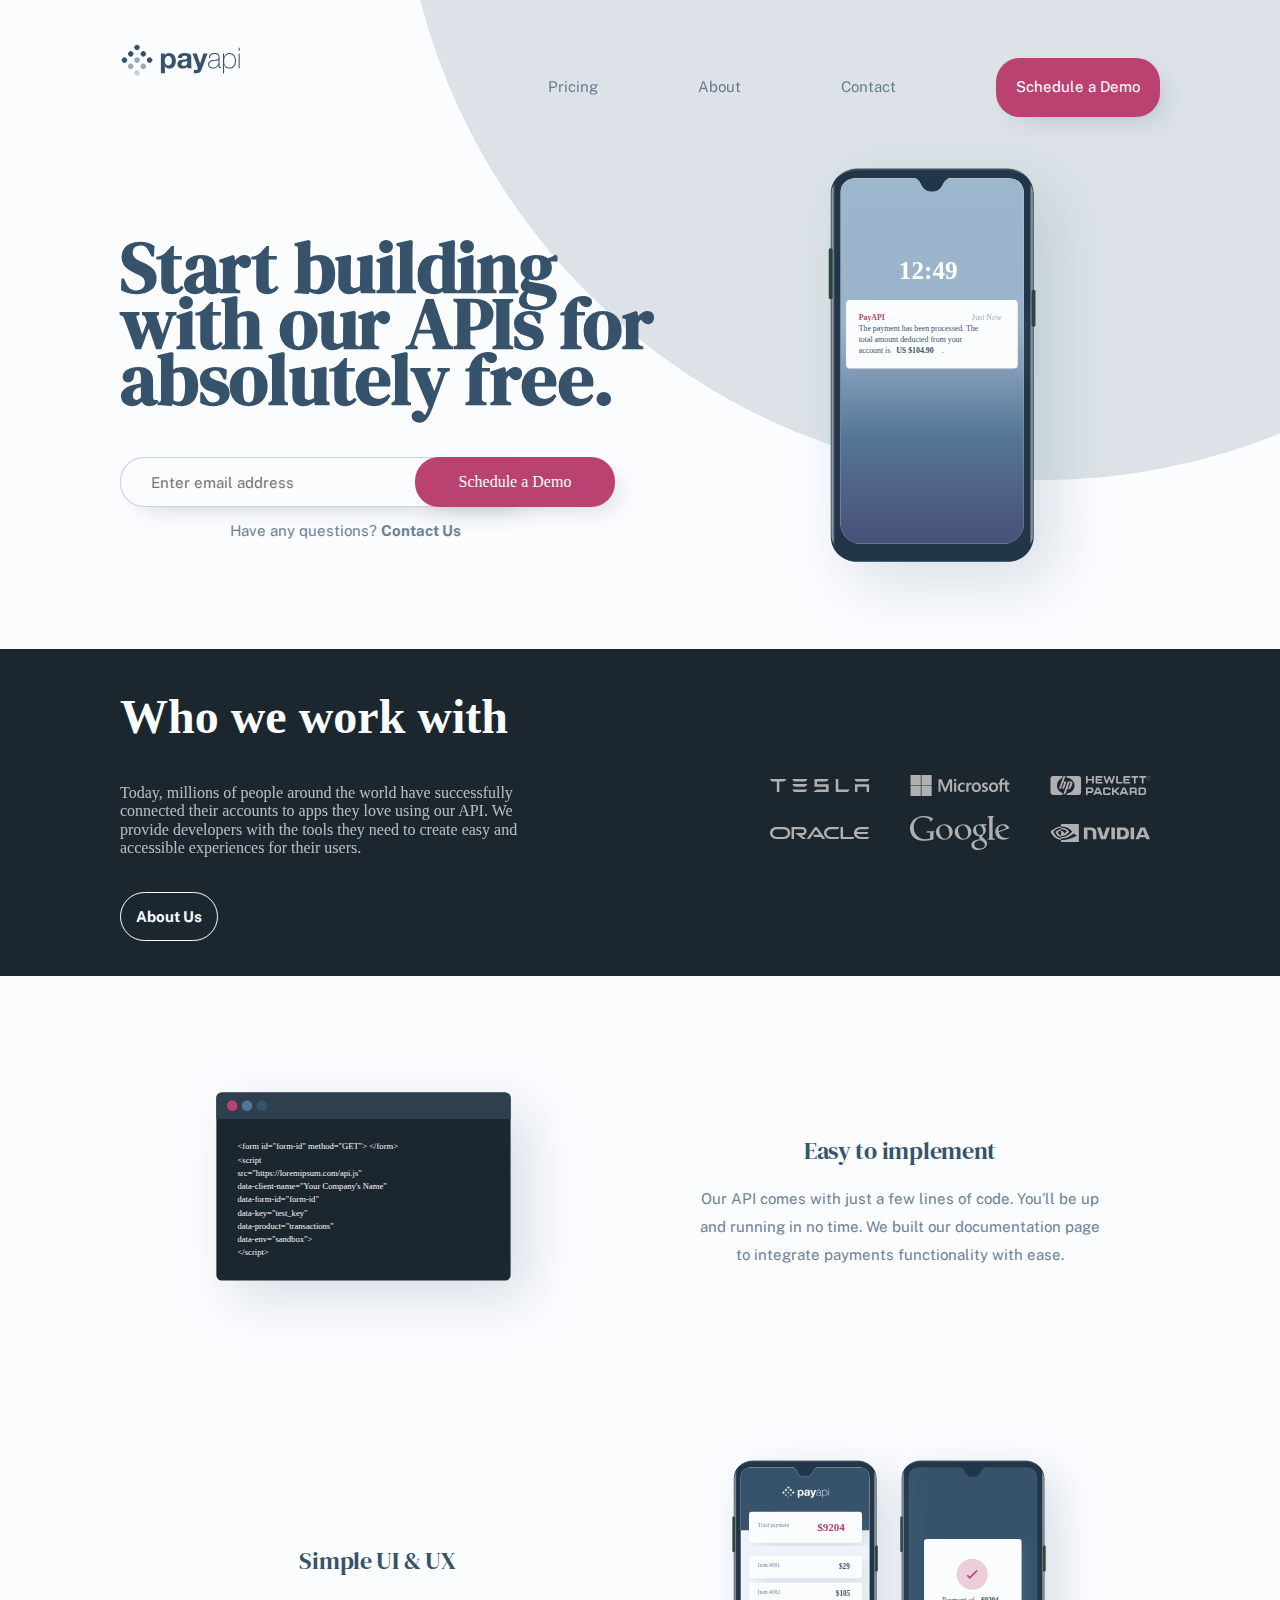
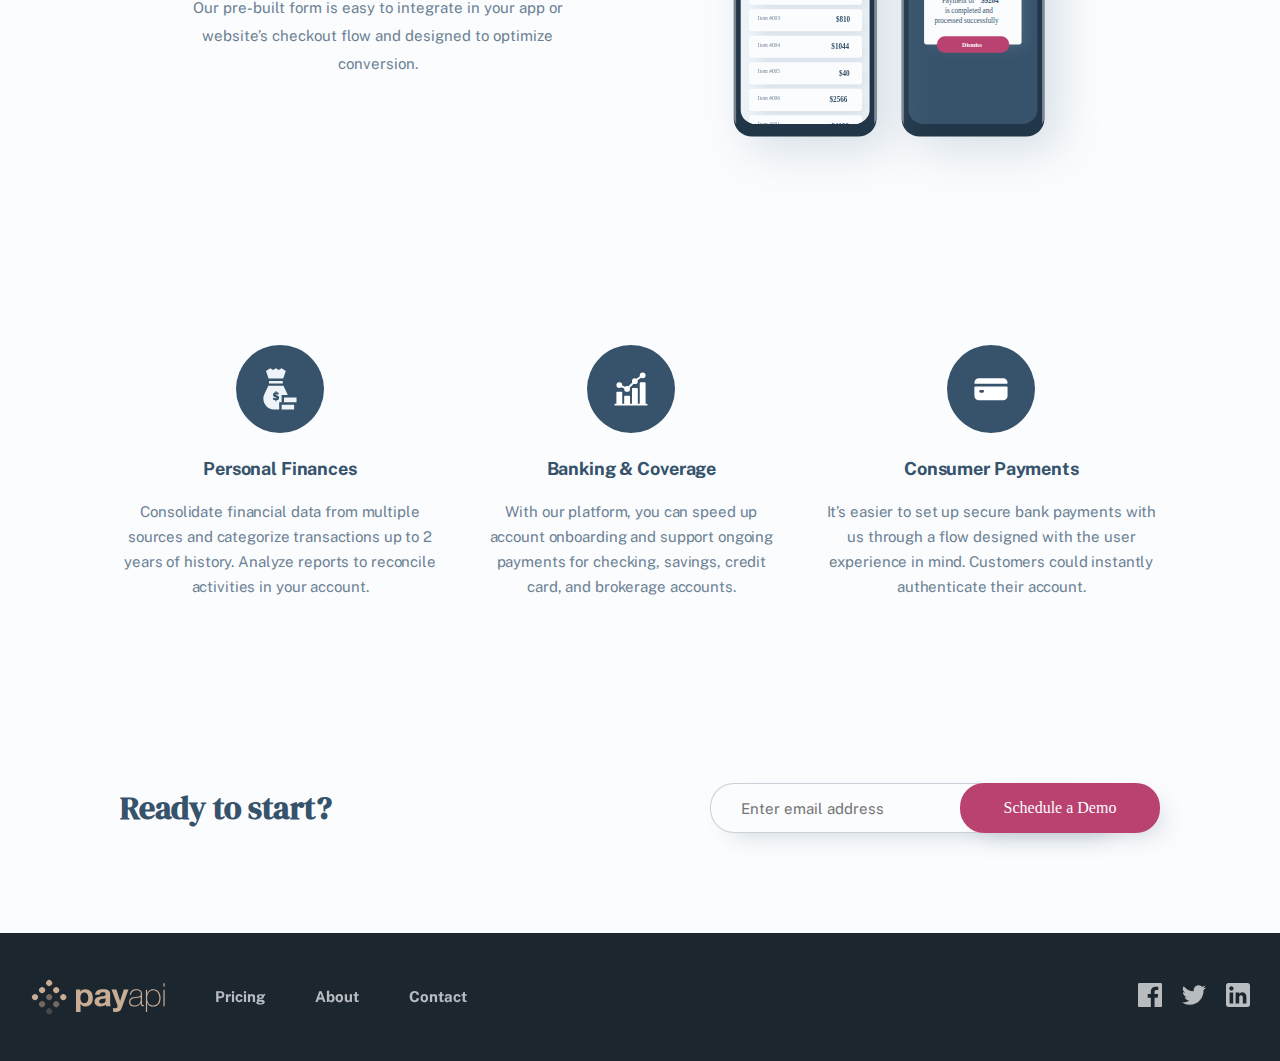
<file: index.html>
<!DOCTYPE html>
<html lang="en">

<head>
  <meta charset="UTF-8" />
  <meta name="viewport" content="width=device-width, initial-scale=1.0" />
  <link rel="icon" type="image/png" sizes="32x32" href="./assets/favicon-32x32.png" />
  <link rel="stylesheet" href="css/normalize.css">
  <link rel="stylesheet" href="css/index.css">
  <link rel="preconnect" href="https://fonts.googleapis.com">
  <link rel="preconnect" href="https://fonts.gstatic.com" crossorigin>
  <link href="https://fonts.googleapis.com/css2?family=DM+Serif+Display&family=Public+Sans&display=swap"
    rel="stylesheet">
  <title>Home</title>
  <script src="/js/include.js"></script>
</head>

<body>
  <header class="header padding2">
    <div>
      <img src="assets/shared/desktop/logo.svg" alt="imagen del logo" class="imagenLogo">
    </div>
    <nav class="nav">
      <img src="assets/shared/mobile/close.svg" alt="imagen de una cruz" class="imagenCruz">
      <ul class="ul">
        <li class="ulLI"><a class="enlaceNavegacionInterna public-sans" href="pricing.html">Pricing</a></li>
        <li class="ulLI"><a class="enlaceNavegacionInterna public-sans" href="about.html">About</a></li>
        <li class="ulLI"><a class="enlaceNavegacionInterna public-sans" href="contact.html">Contact</a></li>
        <li class="ulLI demo"><a class="enlaceNavegacionInterna public-sans demoenlace" href="index.html">Schedule a
            Demo</a></li>
      </ul>
    </nav>
    <div class="divbtnBurguer">
      <img src="assets/shared/mobile/menu.svg" alt="icono de menu" class="btnBurguer">
    </div>
  </header>
  <main>
    <article class="primerArticle padding2">
      <div class="divCeluAdvertencia">
        <img src="assets/home/desktop/illustration-phone-mockup.svg"
          alt="Imagen de un celular con mensaje de advertencia" class="celularAdvertencia">
      </div>
      <div class="divForm">
        <h1 class="h1About">Start building with our APIs for absolutely free.</h1>
        <form action="" class="formulario">
          <input type="email" placeholder="Enter email address" class="input public-sans" name="email1">
          <p class="mensajeError1">This field can’t be empty</p>
          <button type="submit" class="botonDemo">Schedule a Demo</button>
          <p class="inscripcion">Gracias por subscribirse</p>
          <p class="public-sans pregunta">Have any questions? <a href="contact.html" class="aContacto">Contact Us</a>
          </p>
          
        </form>
      </div>
    </article>
    <article class="tercerArticle">
      <div class="divLogoEmpresa">
        <img class="logoEmpresas" src="assets/shared/desktop/tesla.svg" alt="logo de tesla">
        <img class="logoEmpresas" src="assets/shared/desktop/microsoft.svg" alt="logo de microsoft">
        <img class="logoEmpresas" src="assets/shared/desktop/hewlett-packard.svg" alt="logo de hewlett-packard">
        <img class="logoEmpresas" src="assets/shared/desktop/oracle.svg" alt="logo de oracle">
        <img class="logoEmpresas" src="assets/shared/desktop/google.svg" alt="logo de google">
        <img class="logoEmpresas" src="assets/shared/desktop/nvidia.svg" alt="logo de nvidia">
      </div>
      <div class="segundoDiv">
        <h2 class="parrafo">Who we work with</h2>
        <p class="parrafo">Today, millions of people around the world have successfully connected
          their accounts to apps they love using our API. We provide developers
          with the tools they need to create easy and accessible experiences
          for their users.
        </p>
        <p class="pEnlace"><a href="about.html" class="enlaceSobreNosotros public-sans">About Us</a></p>
      </div>
    </article>
    <article class="cuartoArticle padding2">
      <div class="darVueltaImagen">
        <img src="assets/home/desktop/illustration-easy-to-implement.svg" alt="imagen de codigo de programacion"
          class="imagenCodigodarVueltaImagen">
        <div class="divDentro">
          <h2 class="dmserif tituloh2articlecuarto">Easy to implement</h2>
          <p class="public-sans parrafoh2article">Our API comes with just a few lines of code. You’ll be up and running
            in
            no time. We built our documentation page to integrate payments functionality
            with ease.</p>
        </div>
      </div>
      <div class="darVueltaImagen darVueltaImagen1">
        <img src="assets/home/desktop/illustration-simple-ui.svg" alt="imagen de dos celulares" class="imagenCodigo">
        <div class="divDentro">
          <h2 class="dmserif tituloh2articlecuarto">Simple UI & UX</h2>
          <p class="public-sans parrafoh2article">Our pre-built form is easy to integrate in your app or website’s
            checkout
            flow and designed to optimize conversion.</p>
        </div>
      </div>
      <section class="sectionInfo">
        <div > 
          <img src="assets/home/desktop/icon-personal-finances.svg" alt="imagen de una bolsa de dinero">
          <h3 class="public-sans h3cuartoArticle">Personal Finances</h3>
          <p class="ph3cuartoArticle public-sans">Consolidate financial data from multiple sources and categorize
            transactions up to
            2 years of history. Analyze reports to reconcile activities in your account.
          </p>
        </div>
        <div>
          <img src="assets/home/desktop/icon-banking-and-coverage.svg" alt="imagen de un grafico en alza">
          <h3 class="public-sans h3cuartoArticle">Banking & Coverage</h3>
          <p class="ph3cuartoArticle public-sans">With our platform, you can speed up account onboarding and support
            ongoing payments
            for checking, savings, credit card, and brokerage accounts.</p>
        </div>
        <div>
          <img src="assets/home/desktop/icon-consumer-payments.svg" alt="Imagen de una tarjeta de credito">
          <h3 class="public-sans h3cuartoArticle">Consumer Payments</h3>
          <p class="ph3cuartoArticle public-sans">It’s easier to set up secure bank payments with us through a flow
            designed with the
            user experience in mind. Customers could instantly authenticate their account.</p>
        </div>
      </section>
      <div class="divForm divForm1">
        <h2 class="dmserif titleForm">Ready to start?</h2>
        <form action="" class="formulario">
          <input type="email" placeholder="Enter email address" class="input public-sans" name="email1">
          <p class="mensajeError1">This field can’t be empty</p>
          <button type="submit" class="botonDemo btndemo1">Schedule a Demo</button>
          <p class="inscripcion">Gracias por subscribirse</p>
        </form>
      </div>

    </article>
  </main>
  <div data-include="/includeHTML/footer.html"></div>
  <script src="js/index.js"></script>
</body>

</html>
</file>
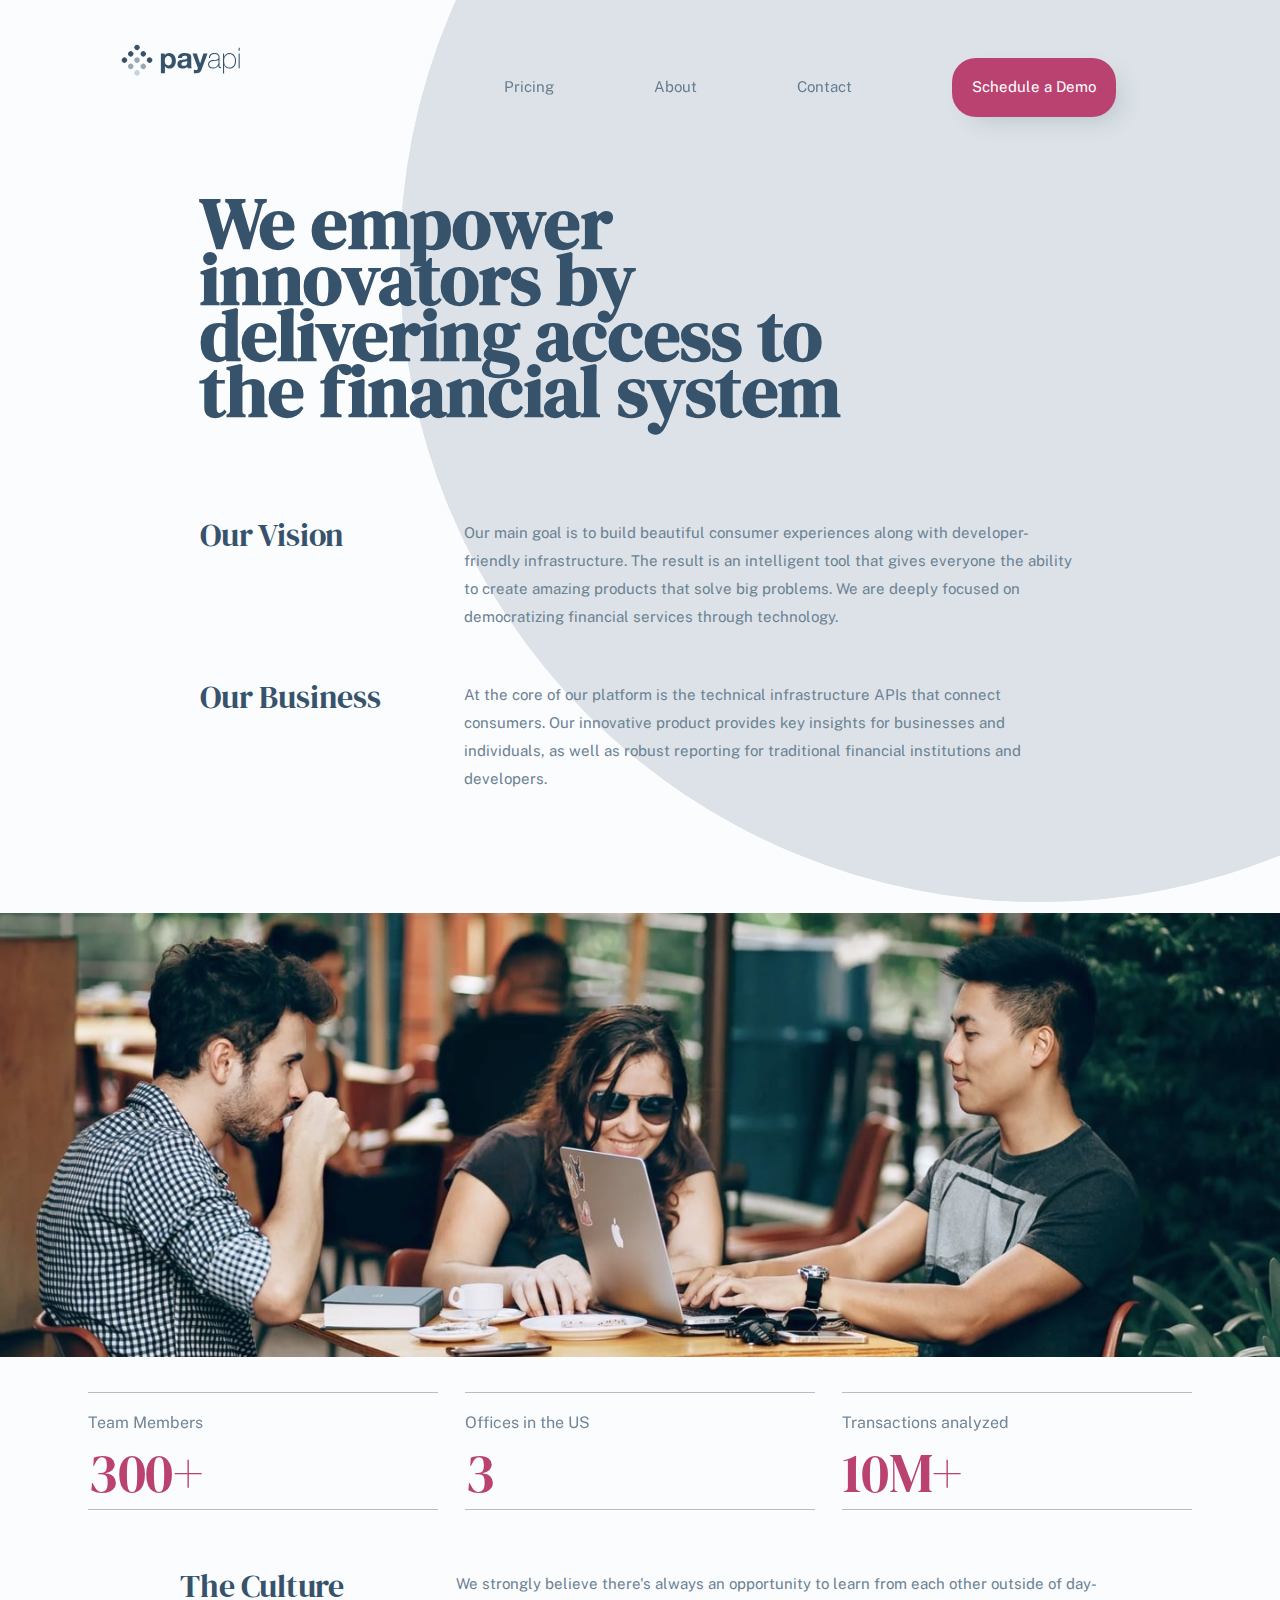
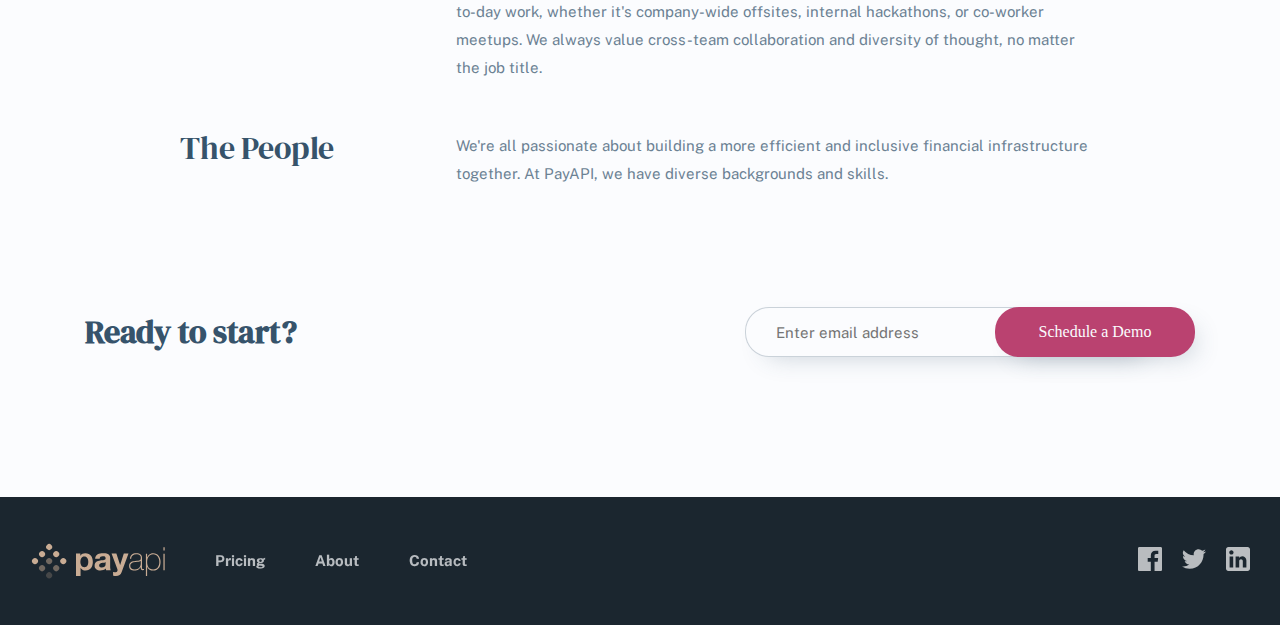
<file: about.html>
<!DOCTYPE html>
<html lang="en">

<head>
  <meta charset="UTF-8" />
  <meta name="viewport" content="width=device-width, initial-scale=1.0" />
  <link rel="icon" type="image/png" sizes="32x32" href="./assets/favicon-32x32.png" />
  <link rel="stylesheet" href="css/normalize.css">
  <link rel="stylesheet" href="css/index.css">
  <link rel="stylesheet" href="css/about.css">
  <link rel="preconnect" href="https://fonts.googleapis.com">
  <link rel="preconnect" href="https://fonts.gstatic.com" crossorigin>
  <link href="https://fonts.googleapis.com/css2?family=DM+Serif+Display&family=Public+Sans&display=swap"
    rel="stylesheet">
  <title>About</title>
  <script src="/js/include.js"></script>
</head>

<body class="body">
  <header class="header padding2">
    <div>
      <img src="assets/shared/desktop/logo.svg" alt="imagen del logo" class="imagenLogo">
    </div>
    <nav class="nav">
      <img src="assets/shared/mobile/close.svg" alt="imagen de una cruz" class="imagenCruz">
      <ul class="ul">
        <li class="ulLI"><a class="enlaceNavegacionInterna public-sans" href="pricing.html">Pricing</a></li>
        <li class="ulLI"><a class="enlaceNavegacionInterna public-sans" href="about.html">About</a></li>
        <li class="ulLI"><a class="enlaceNavegacionInterna public-sans" href="contact.html">Contact</a></li>
        <li class="ulLI demo"><a class="enlaceNavegacionInterna public-sans demoenlace" href="index.html">Schedule a
            Demo</a></li>
      </ul>
    </nav>
    <div>
      <img src="assets/shared/mobile/menu.svg" alt="icono de menu" class="btnBurguer">
    </div>
  </header>
  <main>
    <article class="articlegral padding">
      <h1 class="h1About">We empower innovators by delivering access to the financial system</h1>
      <div class="divDespuesH1">
        <h2 class="dmserif h2gral">Our Vision</h2>
        <p class="public-sans todosParrafos">Our main goal is to build beautiful consumer experiences along with
          developer-friendly
          infrastructure. The result is an intelligent tool that gives everyone the ability to create
          amazing products that solve big problems. We are deeply focused on democratizing financial
          services through technology.</p>
      </div>
      <div class="divDespuesH1">
        <h2 class="dmserif h2gral">Our Business</h2>
        <p class="public-sans todosParrafos">At the core of our platform is the technical infrastructure APIs that
          connect consumers.
          Our innovative product provides key insights for businesses and individuals, as well as
          robust reporting for traditional financial institutions and developers.</p>
      </div>
    </article>
    <img src="assets/about/mobile/image-team-members.jpg" alt="Imagen de tres personas hablando"
      class="tresPersonasHablandomobile">
    <img src="assets/about/desktop/image-team-members.jpg" alt="Imagen de tres personas hablando"
      class="tresPersonasHablandodesktop">
    <img src="assets/about/tablet/image-team-members.jpg" alt="Imagen de tres personas hablando"
      class="tresPersonasHablandotablet">
    <article class=" padding">
      <section class="sectionInfo">
        <div>
          <p class="public-sans infochica">Team Members </p>
          <p class="dmserif infoGrande">300+</p>
        </div>
        <div>
          <p class="public-sans infochica">Offices in the US</p>
          <p class="dmserif infoGrande">3</p>
        </div>
        <div>
          <p class="public-sans infochica">Transactions analyzed</p>
          <p class="dmserif infoGrande">10M+</p>
        </div>
      </section>
      <div class="articlegral">
        <div class="divDespuesDelSection">
          <h2 class="dmserif h2gral">The Culture</h2>
          <p class="public-sans todosParrafos">We strongly believe there's always an opportunity to learn from each
            other
            outside of
            day-to-day work, whether it's company-wide offsites, internal hackathons, or co-worker meetups.
            We always value cross-team collaboration and diversity of thought, no matter the job title.</p>
        </div>
        <div class="divDespuesDelSection">
          <h2 class="dmserif h2gral">The People</h2>
          <p class="public-sans todosParrafos">We're all passionate about building a more efficient and inclusive
            financial infrastructure
            together. At PayAPI, we have diverse backgrounds and skills.</p>
        </div>
      </div>

      <div class="divForm divForm1 ">
        <h2 class="dmserif titleForm">Ready to start?</h2>
        <form action="" class="formulario">
          <input type="email" placeholder="Enter email address" class="input public-sans" name="email1">
          <p class="mensajeError1">This field can’t be empty</p>
          <button type="submit" class="botonDemo btndemo1">Schedule a Demo</button>
          <p class="inscripcion">Gracias por subscribirse</p>
        </form>
      </div>
    </article>

  </main>
  <div data-include="includeHTML/footer.html"></div>
  <script src="js/index.js"></script>
</body>

</html>
</file>
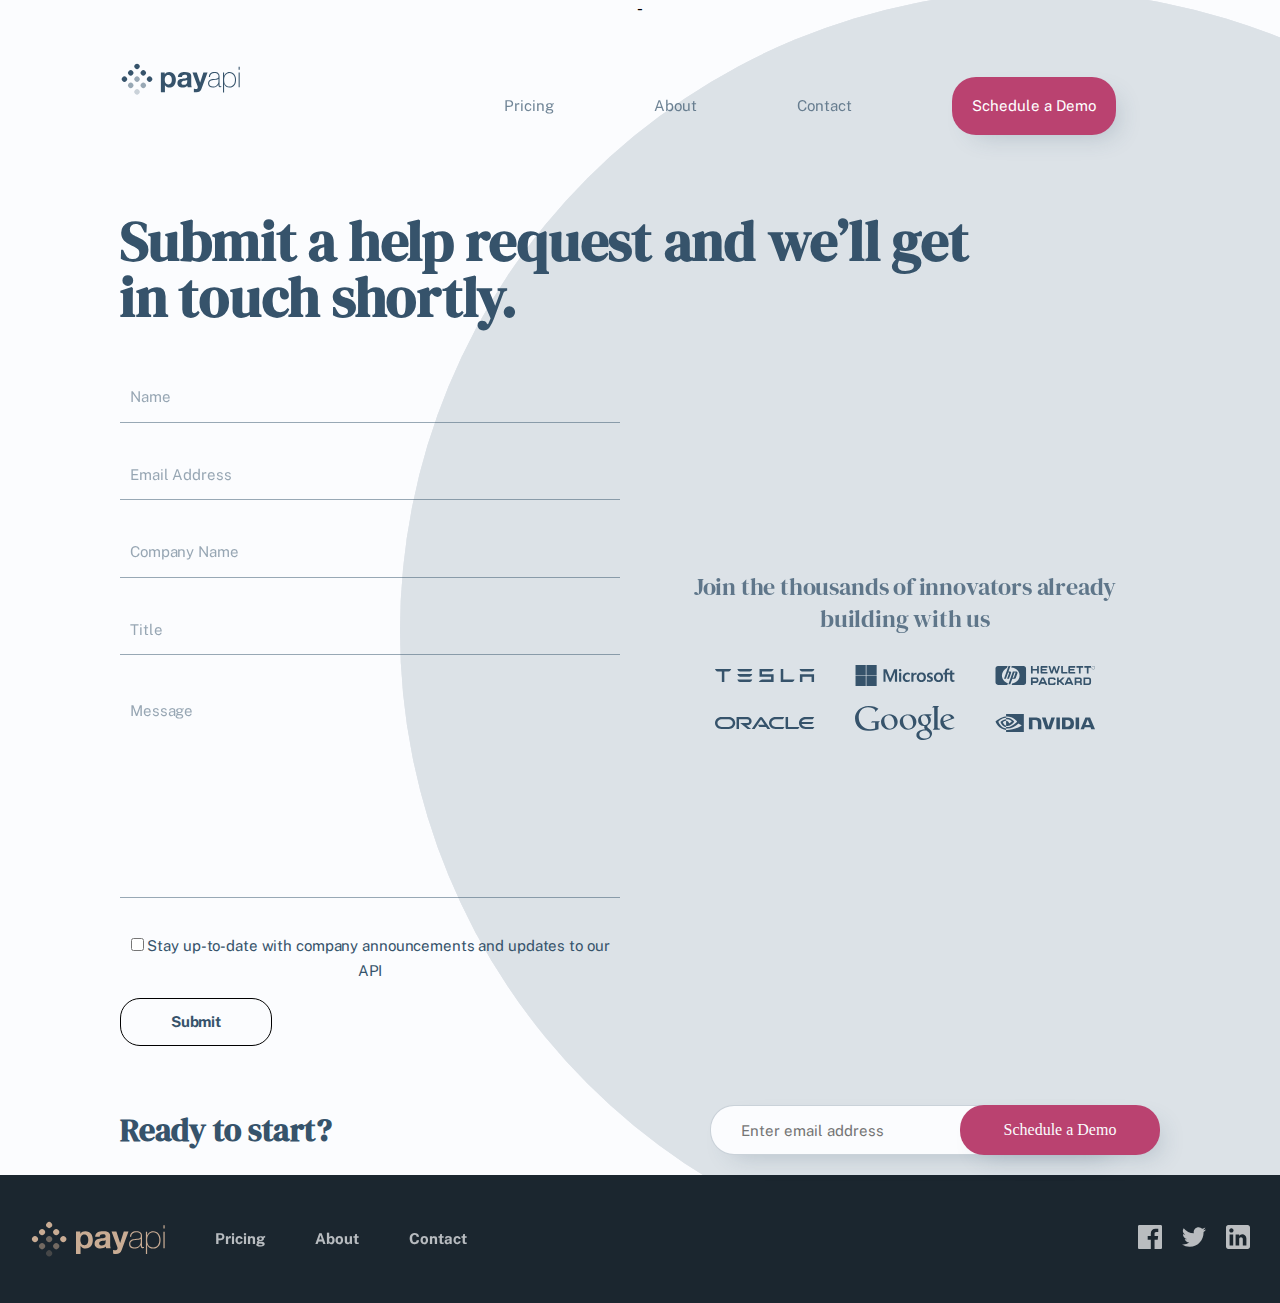
<file: contact.html>
<!DOCTYPE html>
<html lang="en">

<head>
  <meta charset="UTF-8" />
  <meta name="viewport" content="width=device-width, initial-scale=1.0" />
  <link rel="icon" type="image/png" sizes="32x32" href="./assets/favicon-32x32.png" />
  <link rel="stylesheet" href="css/normalize.css">
  <link rel="stylesheet" href="css/index.css">
  <link rel="stylesheet" href="css/contact.css">
  <link rel="preconnect" href="https://fonts.googleapis.com">
  <link rel="preconnect" href="https://fonts.gstatic.com" crossorigin>
  <link href="https://fonts.googleapis.com/css2?family=DM+Serif+Display&family=Public+Sans&display=swap"
    rel="stylesheet">
  <title>Contact</title>
  <script src="/js/include.js"></script>-
</head>

<body class="body">
  <header class="header padding2">
    <div>
      <img src="assets/shared/desktop/logo.svg" alt="imagen del logo" class="imagenLogo">
    </div>
    <nav class="nav">
      <img src="assets/shared/mobile/close.svg" alt="imagen de una cruz" class="imagenCruz">
      <ul class="ul">
        <li class="ulLI"><a class="enlaceNavegacionInterna public-sans" href="pricing.html">Pricing</a></li>
        <li class="ulLI"><a class="enlaceNavegacionInterna public-sans" href="about.html">About</a></li>
        <li class="ulLI"><a class="enlaceNavegacionInterna public-sans" href="contact.html">Contact</a></li>
        <li class="ulLI demo"><a class="enlaceNavegacionInterna public-sans demoenlace" href="index.html">Schedule a
            Demo</a></li>
      </ul>
    </nav>
    <div>
      <img src="assets/shared/mobile/menu.svg" alt="icono de menu" class="btnBurguer">
    </div>
  </header>
  <main class="main padding2">
    <h1 class="h1About">Submit a help request and we’ll get in touch shortly.</h1>
    <form action="" class="formularioPosta">
      <input type="text" placeholder="Name" id="name" required name="name" class="inputsForm public-sans">
      <p class="mensajeError">This field can’t be empty</p>
      <input type="email" placeholder="Email Address" id="email" required name="mail" class="inputsForm public-sans">
      <p class="mensajeError">This field can’t be empty</p>
      <input type="text" placeholder="Company Name" id="company" required name="company" class="inputsForm public-sans">
      <p class="mensajeError">This field can’t be empty</p>
      <input type="text" placeholder="Title" id="title" required name="title" class="inputsForm public-sans" >
      <p class="mensajeError">This field can’t be empty</p>
      <textarea id="" cols="30" rows="10" id="textarea" required name="textarea" placeholder="Message" class="textArea public-sans" minlength="20"></textarea>
      <p class="mensajeError">This field can’t be empty</p>
      <p class="public-sans pcheck"><input type="checkbox" id="check" required name="check" class="checkbox">
        Stay up-to-date with
        company announcements and updates to our API</p>
      <p class="mensajeError">This field can’t be empty</p>
      <button type="submit" class="public-sans btnsubmit">Submit</button>
      <p class="formEnviado">El formulario ha sido enviado</p>
    </form>
    <div class="divlogo">
      <h2 class="dmserif h2gral">Join the thousands of innovators already building with us</h2>
      <div class="divLogoEmpresa">
        <img class="logoEmpresas" src="assets/shared/desktop/tesla.svg" alt="logo de tesla">
        <img class="logoEmpresas" src="assets/shared/desktop/microsoft.svg" alt="logo de microsoft">
        <img class="logoEmpresas" src="assets/shared/desktop/hewlett-packard.svg" alt="logo de hewlett-packard">
        <img class="logoEmpresas" src="assets/shared/desktop/oracle.svg" alt="logo de oracle">
        <img class="logoEmpresas" src="assets/shared/desktop/google.svg" alt="logo de google">
        <img class="logoEmpresas" src="assets/shared/desktop/nvidia.svg" alt="logo de nvidia">
      </div>
    </div>

    <div class="divForm divForm1">
      <h2 class="dmserif titleForm">Ready to start?</h2>
      <form action="" class="formulario">
        <input type="email" placeholder="Enter email address" class="input public-sans" name="email1">
        <p class="mensajeError1">This field can’t be empty</p>
        <button type="submit" class="botonDemo btndemo1">Schedule a Demo</button>
        <p class="inscripcion">Gracias por subscribirse</p>
      </form>
    </div>
  </main>
  <div data-include="includeHTML/footer.html"></div>
  <script src="js/index.js"></script>
  <script src="js/formPosta.js"></script>
</body>

</html>
</file>
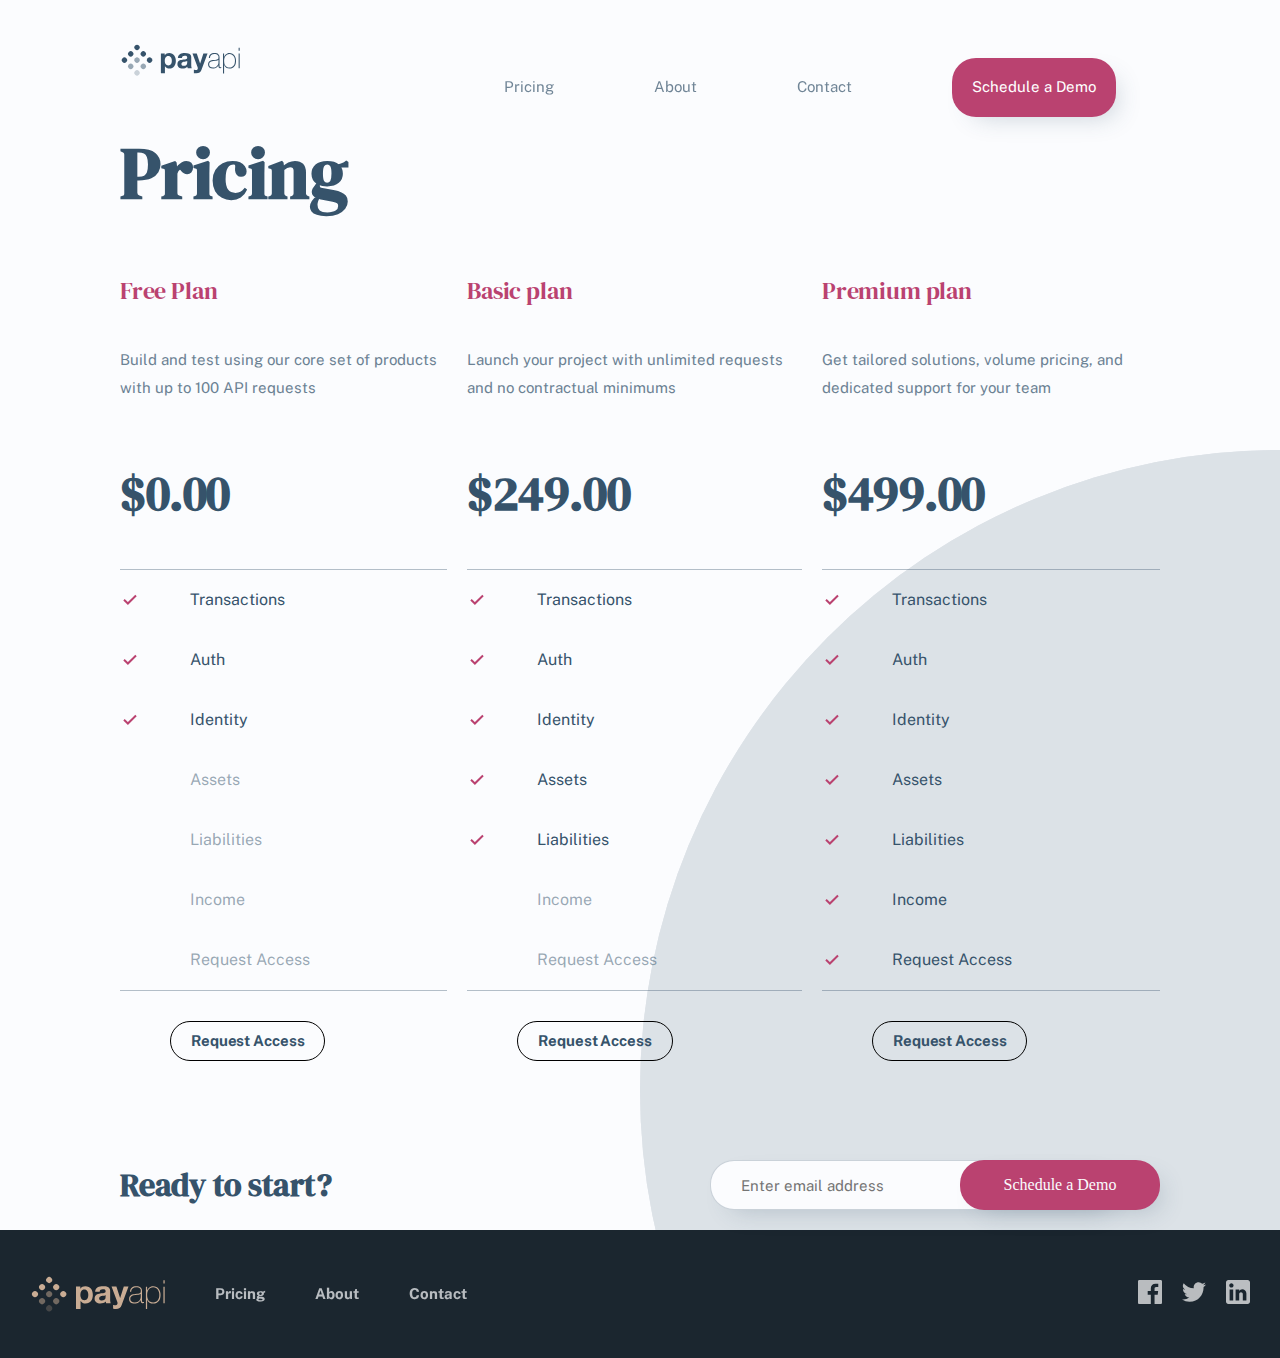
<file: pricing.html>
<!DOCTYPE html>
<html lang="en">
  <head>
    <meta charset="UTF-8" />
    <meta name="viewport" content="width=device-width, initial-scale=1.0" />
    <link rel="icon" type="image/png" sizes="32x32" href="./assets/favicon-32x32.png" />
    <link rel="stylesheet" href="css/normalize.css">
    <link rel="stylesheet" href="css/index.css">
    <link rel="stylesheet" href="css/pricing.css">
    <link rel="preconnect" href="https://fonts.googleapis.com">
    <link rel="preconnect" href="https://fonts.gstatic.com" crossorigin>
    <link href="https://fonts.googleapis.com/css2?family=DM+Serif+Display&family=Public+Sans&display=swap" rel="stylesheet">
    <title>Pricing</title>
    <script src="/js/include.js"></script>
  </head>
  <body class="body">
    <header class="header padding2">
      <div>
        <img src="assets/shared/desktop/logo.svg" alt="imagen del logo" class="imagenLogo">
      </div>
      <nav class="nav">
        <img src="assets/shared/mobile/close.svg" alt="imagen de una cruz" class="imagenCruz">
        <ul class="ul">
          <li class="ulLI"><a class="enlaceNavegacionInterna public-sans" href="pricing.html">Pricing</a></li>
          <li class="ulLI"><a class="enlaceNavegacionInterna public-sans" href="about.html">About</a></li>
          <li class="ulLI"><a class="enlaceNavegacionInterna public-sans" href="contact.html">Contact</a></li>
          <li class="ulLI demo"><a class="enlaceNavegacionInterna public-sans demoenlace" href="index.html">Schedule a Demo</a></li>
        </ul>
      </nav>
      <div>
        <img src="assets/shared/mobile/menu.svg" alt="icono de menu" class="btnBurguer">
      </div>
    </header>
    <main class="main">
      <article class="padding2">
        <h1 class="h1About">Pricing</h1>
        <section class="sectionTresPrecios">
          <div class="divCompleto">
            <p class="dmserif typePlan">Free Plan</p>
            <p class="infoPlan public-sans">Build and test using our core set of products with up to 100 API requests</p>
            <h2 class="valorPlan dmserif">$0.00</h2>
            <div class="divBeneficios">
              <p class="agregarCheck public-sans pBeneficio">Transactions</p>
              <p class="agregarCheck public-sans pBeneficio">Auth</p>
              <p class="agregarCheck public-sans pBeneficio">Identity</p>
              <p class="public-sans pBeneficio">Assets</p>
              <p class="public-sans pBeneficio">Liabilities</p>
              <p class="public-sans pBeneficio">Income</p>
              <p class="public-sans pBeneficio">Request Access</p>
            </div> 
            <a href="contact.html" class="public-sans asubmit">Request Access</a>
            <!--<a href="">Request Access</a> -->
          </div>
          <div class="divCompleto">
            <p class="dmserif typePlan">Basic plan</p>
            <p class="infoPlan public-sans">Launch your project with unlimited requests and no contractual minimums</p>
            <h2 class="valorPlan dmserif">$249.00</h2>
            <div class="divBeneficios">
              <p class="agregarCheck public-sans pBeneficio">Transactions</p>
              <p class="agregarCheck public-sans pBeneficio">Auth</p>
              <p class="agregarCheck public-sans pBeneficio">Identity</p>
              <p class="agregarCheck public-sans pBeneficio">Assets</p>
              <p class="agregarCheck public-sans pBeneficio">Liabilities</p>
              <p class="public-sans pBeneficio">Income</p>
              <p class="public-sans pBeneficio">Request Access</p>
            </div>
            <a href="contact.html" class="public-sans asubmit">Request Access</a>
            <!--<a href="">Request Access</a> -->
          </div>
          <div class="divCompleto">
            <p class="dmserif typePlan">Premium plan</p>
            <p class="infoPlan public-sans">Get tailored solutions, volume pricing, and dedicated support for your team</p>
            <h2 class="valorPlan dmserif">$499.00</h2>
            <div class="divBeneficios">
              <p class="agregarCheck public-sans pBeneficio">Transactions</p>
              <p class="agregarCheck public-sans pBeneficio">Auth</p>
              <p class="agregarCheck public-sans pBeneficio">Identity</p>
              <p class="agregarCheck public-sans pBeneficio">Assets</p>
              <p class="agregarCheck public-sans pBeneficio">Liabilities</p>
              <p class="agregarCheck public-sans pBeneficio">Income</p>
              <p class="agregarCheck public-sans pBeneficio">Request Access</p>
            </div>
            <a href="contact.html" class="public-sans asubmit">Request Access</a> 
            <!--<a href="">Request Access</a> --> 
          </div>
        </section>
        <div class="divForm">
          <h2 class="dmserif titleForm">Ready to start?</h2>
          <form action="" class="formulario">
            <input type="email" placeholder="Enter email address" class="input public-sans" name="email1">
            <p class="mensajeError1">This field can’t be empty</p>
            <button type="submit" class="botonDemo btndemo1">Schedule a Demo</button>
            <p class="inscripcion">Gracias por subscribirse</p>
          </form>
        </div>
      </article>
    </main>
    <div data-include="includeHTML/footer.html"></div>
    <script src="js/index.js"></script>
  </body>

</html>
</file>
<file: css/index.css>
html {
    box-sizing: border-box;
    overflow-x: hidden;
}
*, *::before, *::after {
    box-sizing: inherit;
}
body {
    overflow-x: hidden;
    background-color: #FBFCFE;
    margin: 0%;
    padding: 0%;
    /*
    font-family: 'DM Serif Display', serif;
    font-family: 'Public Sans', sans-serif;
    */
    display: flex;
    justify-content: center;
    flex-direction: column;
    background-image: url('../assets/shared/desktop/bg-pattern-circle.svg');
    background-repeat: no-repeat;
    background-position: 50% -20%;
    text-align: center;
}
.dmserif {
    font-family: 'DM Serif Display', serif;
}
.public-sans {
    font-family: 'Public Sans', sans-serif;
}
.body {
    background-image: url('../assets/shared/desktop/bg-pattern-circle.svg');
    background-repeat: no-repeat;
    background-position: 120px -30%;
    text-align: center;
}
.main, .padding {
    padding: 20px;
}
button, input {
    cursor: pointer;
}
/*----------------------------------- HEADER -----------------------------------*/
.header {
    display: flex;
    justify-content: space-between;
    align-items: center;
    padding: 20px;
    
}
.imagenLogo {
    width: 120px;
}
.nav {
    position: fixed;
    top: 0;
    right: -100%;
    height: 100%;
    width: 80%;
    background-color: #1B262F;
    padding: 30px ;
    display: flex;
    justify-content: flex-start;
    align-items: center;
    text-align: center;
    flex-direction: column;
    transition: 500ms;
    z-index: 1000;
}
.nav.open {
    right: 0%;
}
.imagenCruz {
    align-self: flex-end;
}
.ul {
    padding: 5px 0%;
    margin: 25px 0%;
    width: 100%;
    height: 100%;
    border-top: thin solid;
    border-top-color: #c7c7c757;
    list-style: none;
}   
.ulLI {
    list-style: none;
    margin: 30px 0px;
}
.enlaceNavegacionInterna {
    text-decoration: none;
    color: #FBFCFE;
    opacity: 0.7;
    font-size: 20px;
}
.demo {
    background: #BA4270;
    box-shadow: 10px 10px 25px -10px rgba(54, 83, 107, 0.25);
    border-radius: 24px;
    padding: 20px;
}
.demoenlace {
    color: #ffffff;
    font-size: 15px;

}
/*----------------------------------- MAIN -----------------------------------*/
.primerArticle {
    display: flex;
    flex-direction: column;
    justify-content: center;
    align-items: center;
    padding: 20px;
}

.celularAdvertencia {
    margin-left: 40px;
    width:200px;
}
.h1About {
    font-size: 32px;
    line-height: 36px;
    text-align: center;
    letter-spacing: -0.246154px;
    color: #36536B;
    margin-bottom: 50px;
    font-family: 'DM Serif Display', serif;
}
.input {
    background: #FBFCFE;
    box-shadow: 10px 10px 25px -10px rgba(54, 83, 107, 0.25);
    border-radius: 24px;
    border: thin solid rgba(54, 83, 107, 0.25);
    padding: 15px 30px;
    width: 100%;
    font-size: 15px;
    line-height: 18px;  
    outline: none;
}
.botonDemo{
    margin-top: 15px;
    background: #BA4270;
    box-shadow: 10px 10px 25px -10px rgba(54, 83, 107, 0.25);
    border-radius: 24px;
    padding: 15px;
    width: 100%;
    color: #FBFCFE;
    border: none;
}
.botonDemo:hover, .demo:hover  {
    background-color: #DA6D97;
    transition: 500ms;
} 


.pregunta {
    font-weight: 400;
    color: #6C8294;
    font-size: 15px;
    line-height: 18px;
}
.aContacto {
    color: #6C8294;
    opacity: 1;
    text-decoration: none;
    font-weight: 700;
}
.tercerArticle {
    background-color: #1B262F;
    padding: 80px 20px 20px 20px;
}
.divLogoEmpresa {
    padding: 0px 40px;
    margin-bottom: 100px;
    display: grid;
    grid-template-columns: 50% 50%;
    /*display: flex;
    flex-direction: row;
    justify-content: center;
    align-items: flex-start;
    flex-wrap: wrap;*/
    align-items: center;
    justify-items: center;
    gap: 20px;
}
.logoEmpresas {
    filter: saturate(0%) invert(1);
    width: 100px;
    align-self: center;
}
.segundoDiv {
    margin: 60px 0px;
}
.segundoDiv h2{
    opacity: 1;
}
.parrafo {
    color:#FBFCFE;
    opacity: 0.7;
}
.pEnlace {
    margin: 50px 0px;
}
.enlaceSobreNosotros {
    text-decoration: none;
    color: #FBFCFE;
    border: 1px solid white;
    padding: 15px;
    border-radius: 50px;
    font-weight: 700;
    font-size: 15px;
}
.enlaceSobreNosotros:hover {
    background-color: #FFFFFF;
    color: #1B262F;
    transition: 500ms;
}
.cuartoArticle {
    padding: 20px;
}
.cuartoArticle > div {
    margin: 80px 0px;
}
.cuartoArticle section {
    margin: 90px 0px;
}
.cuartoArticle section > * {
    margin: 60px 0px;
}
.imagenCodigo {
    margin-left: 10px;
}
.tituloh2articlecuarto {
    margin-top: 0%;
    font-weight: 400;
    color: #36536B;
    letter-spacing: -0.276923px;
}
.h2gral {
    font-size: 24px;
    line-height: 32px;
    text-align: center;
    letter-spacing: -0.184615px;
    color: #36536B;
    font-weight: 400;
}
.parrafoh2article {
    font-size: 15px;
    line-height: 28px;
    color: #6C8294;
}
.h3cuartoArticle {
    font-weight: bold;
    font-size: 18px;
    line-height: 25px;
    letter-spacing: -0.138462px;
    color: #36536B;
}
.ph3cuartoArticle {
    font-size: 15px;
    line-height: 25px;
    letter-spacing: -0.115385px;
    color: #6C8294;
}
.titleForm {
    /*margin-top: 100px;*/
    font-size: 32px;
    line-height: 36px;
    letter-spacing: -0.246154px;
    color: #36536B;
}
img {
    max-width: 100%;
    height: auto;    
}

footer {
    background-color: #1B262F;
    padding: 30px;
}
.primerDivFooter{
    display: flex;
    flex-direction: column;
    justify-content: center;
    align-items: center;
}
.logoEmpresa {
    filter: invert(1);
}
footer div a {
    font-weight: bold;
    font-size: 15px;
    line-height: 18px;
    color: #FBFCFE;
    mix-blend-mode: normal;
    opacity: 0.7;
    text-decoration: none;
    margin: 20px 0px;
}
.segundoDivFooter {
    display: flex;
    justify-content: center;
    align-items: center;
    gap: 20px;
}

.logoRedesSoc {
    filter: saturate(20%);
}
.btnsubmit {
    border-radius: 20px;
    width: 152px;
    height: 48px;
    font-size: 15px;
    line-height: 18px;
    font-weight: 700;
    text-align: center;
    letter-spacing: -0.115385px;
    color: #36536B;
    background-color: transparent;
    border:thin solid black;
}

.mensajeError, .mensajeError1 {
    display: none;
    font-family: Public Sans;
    font-style: normal;
    font-weight: normal;
    font-size: 11px;
    line-height: 13px;
    letter-spacing: -0.0846154px;
    color: #FF0000;
    mix-blend-mode: normal;
    opacity: 0.5;
    margin:0px 10px 10px 10px ;
}
.mensajeError1 {
    position: absolute;
    top: 112%;
}
.formEnviado {
    display: none;
    color: green;
    font-size: 15px;
}

.inscripcion.active {
    display: block;
}
.inputsFormInvalido{
    border: thin solid #ff000073;
    color: #ff000073;
}
.inputsForm::placeholder:invalid {
    color: #ff000073;
}
.inputsForm:valid{
    border-bottom: thin solid inherit;
    color: inherit;
}
.divForm {
    position: relative;
}
.inscripcion {
    display: none; 
    color: green;
    font-size: 15px;
    position: absolute;
    top: 91%;
    left: 0%;
}
@media all and (min-width:768px) {
    body {
        background-position: top -150vh left 0vw;
        background-size: contain;
        background-attachment: attachment;
    }
    .body {
        background-position: 400px -40%;
    }
    .header {
        display: flex;
        justify-content: space-between;
        align-items: center;
        padding: 20px;
        padding-top: 0%;
        height: 125px;
    }
    .imagenLogo {
        width: 120px;
    }
    .nav {
        position: relative;
        top: 0;
        right: 0%;
        height: 100%;
        width: 80%;
        background-color: transparent;
        padding: 0px;
        display: flex;
        flex-direction: row;
        justify-content: space-around;
        align-items: flex-start;
        text-align: center;
        flex-direction: column;
        transition: 500ms;
    }
    .imagenCruz, .btnBurguer, .divbtnBurguer {
        display: none;
    }
    .ul {
        padding: 5px 0%;
        margin: 25px 0%;
        width: 100%;
        height: 100%;
        list-style: none;
        border: none;
        display: flex;
        justify-content: space-around;
        align-items: center;
    }   
    .ulLI {
        display: inline;
        list-style: none;
        
    }
    .enlaceNavegacionInterna {
        text-decoration: none;
        color: #36536B;
        opacity: 0.7;
        font-size: 15px;
        margin: 30px 0px;
    }
    .enlaceNavegacionInterna:hover {
        color: #36536B;
        opacity: 1;
        transition: 500ms;
    }
    .demoenlace {
        color: white;
        opacity: 1;
    }
    .h1About {
        font-size: 48px;
        line-height: 56px;
    }
    .formulario {
        position: relative;
    }
    .input {
        height: 50px;
        width: 60%;
    }
    .botonDemo {
        position: absolute;
        width: 250px;
        right: 20px;
        bottom: 38.5%;
        height: 50px;
    }
    .tercerArticle {
        display: flex;
        justify-content: center;
        align-items: center;
        flex-direction: column;
    }
    .divLogoEmpresa {
        justify-content: center;
        align-items: center;
        grid-template-columns: repeat(3, 200px);
        margin: 30px 0px;
    }
    .segundoDiv {
        margin: 0%;
        width: 400px;
    }
    .segundoDiv h2 {
        font-size: 48px;
    }
    .parrafoh2article {
        width: 400px;
        margin: 0% auto;
    }
    .sectionInfo {
        display: flex;
        justify-content: center;
        flex-direction: row;
    }
    .sectionInfo img {
        width: 88px;
    }
    .btndemo1 {
        bottom: 0;
    }
    footer {
        display: flex;
        flex-direction: row;
        justify-content: space-between;
    }
    .primerDivFooter {
        display: flex;
        flex-direction: row;
        gap: 50px;
    }
    .divForm {
        margin-top: 80px;
    }
    .inscripcion {
        display: none;
        color: green;
        font-size: 15px;
        position: absolute;
        top: 80%;
        left: 5%;
    }
}

@media all and (min-width:1200px) {
    body {
        background-position: 400px -800px;
        background-attachment:initial ;
        background-size: contain;
        
    }
    .padding2 {
        padding: 0px 120px;
    }
    .header {
        justify-content: space-between;

    }
    .ul {
       justify-content: flex-end; 
       gap: 100px;
    }
    .primerArticle {
        display: grid;
        grid-template-columns: 60% 40%;
        grid-template-areas: "left rigth";
        align-items: center;
    }
    .celularAdvertencia {
        width:330px;
        grid-area: rigth;
        align-self: center;
        margin: 0%;
    }   
    .divForm {
        grid-area: left;
        margin-top: 0%;
    }
    .h1About {
        text-align: left;
        font-size: 72px;
        width: 570px;
        margin: 20px 0px 50px 0px;
    }
    .formulario {
        width: 450px;
        display: flex;
        flex-direction: column;
        justify-content: flex-start;
    }
    .input{
        width: 400px
    }
    .botonDemo {
        width: 200px;
        bottom: 48px;
        right: -10%;
    }
    .tercerArticle {
        justify-content: space-between;
        flex-direction: row-reverse;
        padding: 0px 120px;
        
    }
    .divLogoEmpresa {
        grid-template-columns: repeat(3, 120px);
    }
    .segundoDiv {

        text-align: left;
    }
    .divLogoEmpresa {
        padding:0px;
    }
    .darVueltaImagen {
        display: flex;
        align-items: center;
        justify-content: space-around;
    }
    .darVueltaImagen1 {
        flex-direction: row-reverse;
    }
    .divDentro {
        grid-area: right;
    }
    .imagenCodigo, .imagenCodigodarVueltaImagen {
        width: 400px;
    }
    .cuartoArticle section {
        gap: 40px;
    }
    .divForm1 {
        display: flex;
        justify-content: space-between;
        align-items: center;
    }
    .btndemo1 {
        right: 0;
        bottom: 0;
    }
}
</file>
<file: css/about.css>
.divDespuesH1 {
    margin: 50px 0px;
}
.h2gral {
    font-size: 24px;
    line-height: 32px;
    text-align: center;
    letter-spacing: -0.184615px;
    color: #36536B;
    font-weight: 400;
}
.todosParrafos {
    font-size: 15px;
    line-height: 28px;
    text-align: center;
    color: #6C8294;
}
.tresPersonasHablandomobile {
    margin: 0%;
    padding: 0%;
    width: 100%;
}
.tresPersonasHablandodesktop, .tresPersonasHablandotablet {
    display: none;
}
.sectionInfo {
    border-top: thin solid #36536b5d;
    border-bottom: thin solid #36536b5d;
    mix-blend-mode: normal;
    margin: 30px 0px;
    padding: 10px 0px;
}
.infochica {
    font-size: 16px;
    line-height: 28px;
    text-align: center;
    color: #36536B;
    mix-blend-mode: normal;
    opacity: 0.7;
    margin-bottom: 0%;
}
.infoGrande {
    font-size: 56px;
    line-height: 72px;
    text-align: center;
    letter-spacing: -0.430769px;
    color: #BA4270;
    margin: 0%;
}
.divDespuesDelSection {
    margin: 50px 0px;
}

@media all and (min-width:768px) { 
    .h1About {
        width: 450px;
        margin: 0% auto;
    }
    .divDespuesH1, .divDespuesDelSection {
        display: grid;
        grid-template-columns: 30% 70%;
    }
    .h2gral {
        font-size: 32px;
        width: 150px;
        margin: 0;
    }
    .todosParrafos {
        text-align: left;
        margin: 0;
    }
    .tresPersonasHablandotablet {
        display: initial;
        width: 100%;
    }
    .tresPersonasHablandomobile, .tresPersonasHablandodesktop {
        display: none;
    }
    .sectionInfo {
        border: none;
        display: flex;
        gap: 20px;

    }
    .sectionInfo div{
        border-top: thin solid #36536b5d;
        border-bottom: thin solid #36536b5d;
        width: 200px;
    }
}

@media all and (min-width:1200px) { 
    .tresPersonasHablandomobile, .tresPersonasHablandotablet {
        display: none;
    }
    .tresPersonasHablandodesktop {
        display: initial;
        width: 100%;
    }
    .h1About {
        margin: 0;
        width: 730px;
        margin-bottom: 100px;
    }
    .articlegral {
        width: 920px;
        margin: 50px auto;
    }
    .h2gral {
        width: 220px;
        text-align:start;
    }
    .sectionInfo {
        width: 1110px;
        justify-content: space-around;
        margin: 0% auto;
    }
    .sectionInfo > div {
        width: 350px;
        
    }
    .infochica, .infoGrande {
        text-align: left;
    }
    .divForm {
        width: 1110px;
        margin: 100px auto;
    }
}
</file>
<file: css/contact.css>
.formularioPosta {
    display: flex;
    flex-direction: column;
    justify-content: flex-start;
    align-items: flex-start;
}
.inputsForm, .textArea {
    margin: 20px 0px;
    width: 100%;
    border: none;
    border-bottom: thin solid #36536b80;
    background-color: transparent;
    padding: 3px 0px 15px 10px;
    color: #36536bd0;
    outline: none;
    resize: none;
}

.inputsForm::placeholder, .textArea::placeholder {
    font-family: 'Public Sans', sans-serif;
    font-size: 15px;
    line-height: 25px;
    letter-spacing: -0.115385px;
    color: #36536B;
    mix-blend-mode: normal;
    opacity: 0.5;
}

/*input[type="checkbox"] {
    
}
input[type="checkbox"] + label {
    cursor: pointer;
}
label::before {
    content: 'd';
    background-color: #36536b73;
    width: 20px;
    margin-right: 40px;
}   
input[type="checkbox"]:checked + label::before{
    content: "✔";
    background-color: #BA4270;
    
}*/
.pcheck {
    font-size: 15px;
    line-height: 25px;
    letter-spacing: -0.115385px;
    color: #36536B;
}
.h2gral {
    opacity: 0.75;
}

.divLogoEmpresa {
    margin-top: 30px;
    padding: 0px 40px;
    margin-bottom: 100px;
    display: grid;
    grid-template-columns: 120px 120px;
    /*display: flex;
    flex-direction: row;
    justify-content: center;
    align-items: flex-start;
    flex-wrap: wrap;*/
    align-items: center;
    justify-items: center;
    gap: 20px;
}
.logoEmpresas {
    filter: none;
    width: 100px;
    align-self: center;
}
.mensajeError {
    margin:0px 10px 10px 10px ;
}
.inputsFormInvalido{
    border-bottom: thin solid #ff000073;
    color: #ff000073;
}
.inputsForm::placeholder:invalid {
    color: #ff000073;
}
.inputsForm:valid{
    border-bottom: thin solid inherit;
    color: inherit;
}
.formEnviado {
    display: none;
    color: green;
    font-size: 15px;
}
.formEnviado.active {
    display: block;
}

@media all and (min-width:768px) {
    .h1About {
        width: 450px;
        margin: 0% auto;
    }
    .formularioPosta {
        display: flex;
        flex-direction: column;
        justify-content: center;
        align-items: center;
        width: 500px;
        margin: 40px auto;
    }
    .btnsubmit {
        align-self: flex-start;
    }
    .btnsubmit:hover {
        background-color: #36536B;
        color: white;
        transition: 500ms;
    }
    .h2gral {
        width: 450px;
        margin: 0% auto;
    }
    .divLogoEmpresa {
        grid-template-columns: 120px 120px 120px;
    }
}
@media all and (min-width:1200px) {
    .main {
        display: grid;
        grid-template-areas: 
        "h1 h1"
        "form logos"
        "fr fr";
        margin-top: 70px;
    }
    .h1About {
        grid-area: h1;
        line-height: 56px;
        margin: 0px;
        width: 850px;
        font-size: 56px;
    }
    .formularioPosta {
        grid-area: form;
        margin-left: 0%;
        align-items: baseline;
    }
    .divlogo {
        grid-area: logos;
        align-self: center;
    }
    .divForm {
        grid-area: fr;
    }
}
</file>
<file: css/pricing.css>
.typePlan {
    font-size: 24px;
    line-height: 32px;
    text-align: center;
    letter-spacing: -0.184615px;
    color: #BA4270;
}
.infoPlan {
    display: none;
}
.valorPlan {
    font-size: 56px;
    line-height: 72px;
    text-align: center;
    letter-spacing: -0.430769px;
    color: #36536B;
}

.divBeneficios {
    border-top: thin solid #36536b5d;
    border-bottom: thin solid #36536b5d;
    margin: 30px auto;
    position: relative;
    width: 250px;
    display: flex;
    justify-content: center;
    align-items: flex-start;
    flex-direction: column;
}

.agregarCheck::before {
    position: absolute;
    left: 16%;
    content: url('../assets/shared/desktop/icon-check.svg');
    width: 20px;
}
.pBeneficio {
    font-size: 16px;
    line-height: 28px;
    color: #36536b83;
    margin-left: 70px;
}
.agregarCheck {
    color: #36536B;
}
.asubmit {
    border-radius: 20px;
    padding: 10px 20px;
    font-size: 15px;
    line-height: 18px;
    font-weight: 700;
    text-align: center;
    letter-spacing: -0.115385px;
    color: #36536B;
    background-color: transparent;
    border:thin solid black;
    text-decoration: none;
}
.asubmit:hover {
        background-color: #607281;
        color: #FBFCFE;
        transition: 500ms ease-in-out;
    }
@media all and (min-width:768px) {
    
    .sectionTresPrecios {
        display: flex;
        justify-content: center;
        align-items: center;
        padding: 10px;
    }
    .divCompleto {
        margin: 0px 20px;
    }
    .valorPlan {
        font-size: 48px;
    }
    .divBeneficios {
        width: 220px;
    }
    .infoPlan {
        display: initial;
        font-size: 15px;
        line-height: 28px;
        text-align: center;
        color: #6C8294;
    }
    .divForm {
        margin-top: 80px;
    }
    
    
}
@media all and (min-width:1200px) {
    .body {
        background-position: top 50vh left 50vw;
        background-attachment:initial ;
        background-size: contain;
    }
    .main {
        padding: 0px;
    }
    .divForm {
        display: flex;
        justify-content: space-between;
        align-items: center;
    }
    .sectionTresPrecios {
        justify-content: space-between;
        padding: 0%;
        gap: 20px;
    }
    .divCompleto {
        margin: 0px; 
        display: flex;
        flex-direction: column;
        align-items: flex-start;
    }
    .divBeneficios {
        width: 100%;
        margin: 0% 0%;
    }
    .agregarCheck::before {
        left: 0%;
    }
    .divCompleto .infoPlan {
        text-align: left;
        display: inherit;
    }
    .asubmit {
        margin-left: 50px;
        margin-top: 30px;
    }
    /*.asubmit:hover {
        background-color: #607281;
        color: #FBFCFE;
        transition: 500ms ease-in-out;
    }*/
}
</file>
